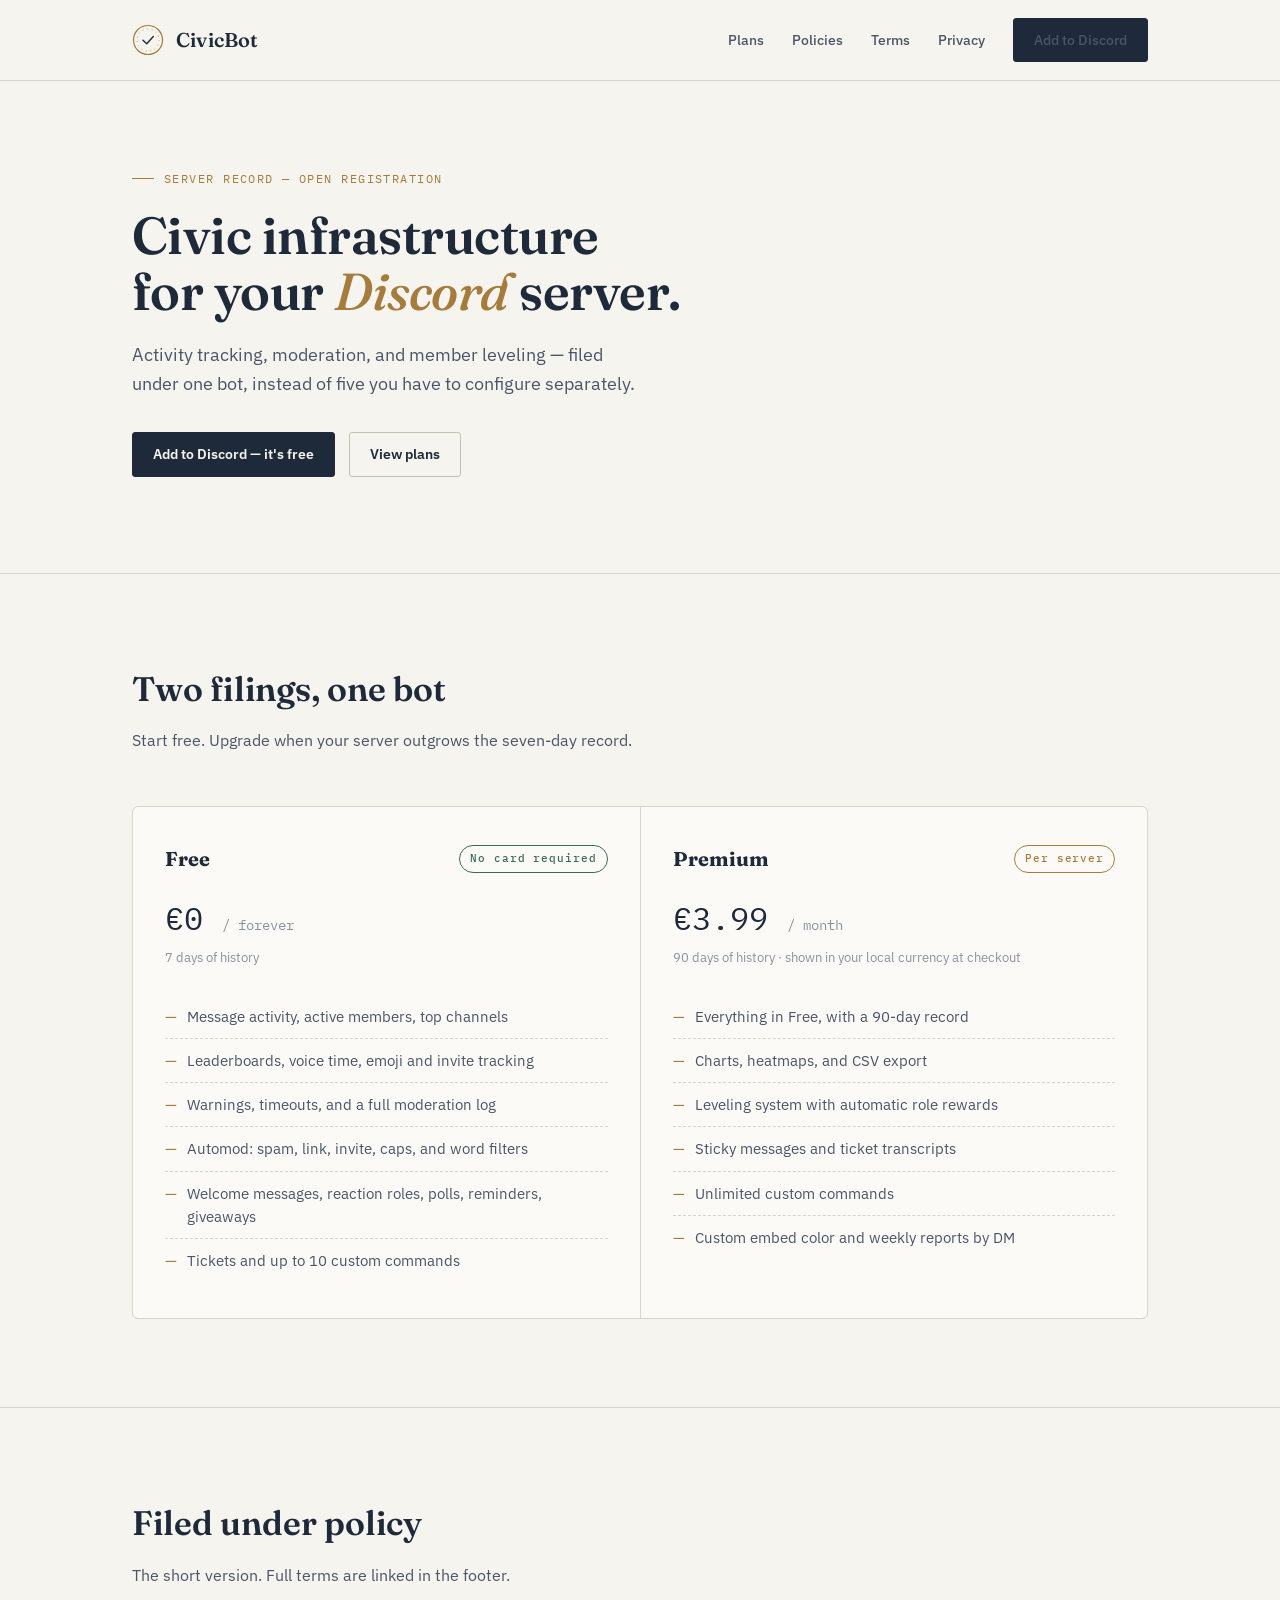
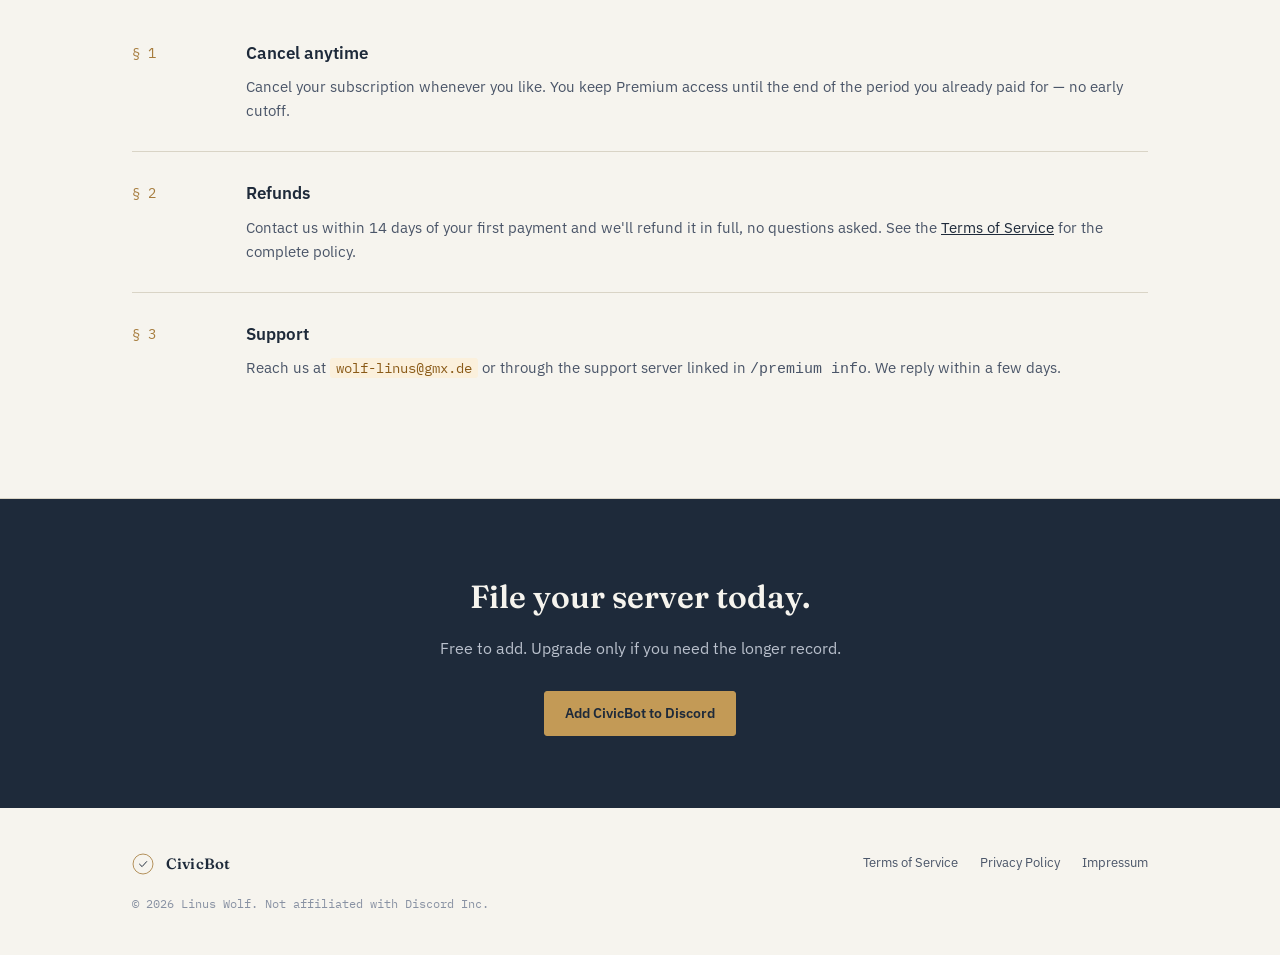
<file: index.html>
<!DOCTYPE html>
<html lang="en">
<head>
<meta charset="UTF-8">
<meta name="viewport" content="width=device-width, initial-scale=1.0">
<title>CivicBot — Server infrastructure for Discord</title>
<meta name="description" content="CivicBot tracks activity, moderates, and rewards your most active members — one bot for the whole server.">
<link rel="stylesheet" href="style.css">
</head>
<body>

<header class="site">
  <div class="bar">
    <a href="index.html" class="brand">
      <span class="seal" aria-hidden="true">
        <svg width="32" height="32" viewBox="0 0 32 32" fill="none">
          <circle cx="16" cy="16" r="14.5" stroke="#A67C3D" stroke-width="1.2"/>
          <circle cx="16" cy="16" r="11" stroke="#A67C3D" stroke-width="0.6" stroke-dasharray="1.2 3.4"/>
          <path d="M11 16.3L14.7 19.8L21.3 12.5" stroke="#1E2A3A" stroke-width="1.4" stroke-linecap="round" stroke-linejoin="round" fill="none"/>
        </svg>
      </span>
      <span class="brand-name">CivicBot</span>
    </a>
    <nav class="primary">
      <a href="index.html#services">Plans</a>
      <a href="index.html#policies">Policies</a>
      <a href="terms.html">Terms</a>
      <a href="privacy.html">Privacy</a>
      <a href="https://discord.com/oauth2/authorize?client_id=1529090076288749660&permissions=1099780189398&scope=bot%20applications.commands" class="btn btn-primary" target="_blank" rel="noopener">Add to Discord</a>
    </nav>
  </div>
</header>

<section class="hero">
  <div class="wrap">
    <div style="max-width: 640px;">
      <p class="eyebrow">Server Record — Open Registration</p>
      <h1 class="display">Civic infrastructure<br>for your <em>Discord</em> server.</h1>
      <p class="lede">Activity tracking, moderation, and member leveling — filed under one bot, instead of five you have to configure separately.</p>
      <div class="cta-row">
        <a href="https://discord.com/oauth2/authorize?client_id=1529090076288749660&permissions=1099780189398&scope=bot%20applications.commands" class="btn btn-primary" target="_blank" rel="noopener">Add to Discord — it's free</a>
        <a href="index.html#services" class="btn btn-ghost">View plans</a>
      </div>
    </div>
  </div>
</section>

<section id="services">
  <div class="wrap">
    <div class="section-head reveal">
      <h2>Two filings, one bot</h2>
      <p>Start free. Upgrade when your server outgrows the seven-day record.</p>
    </div>

    <div class="directory reveal">
      <div class="record">
        <div class="record-head">
          <h3 style="font-family:var(--display);font-size:20px;margin:0;">Free</h3>
          <span class="stamp free">No card required</span>
        </div>
        <div class="record-price">€0 <span>/ forever</span></div>
        <div class="record-note">7 days of history</div>
        <ul>
          <li>Message activity, active members, top channels</li>
          <li>Leaderboards, voice time, emoji and invite tracking</li>
          <li>Warnings, timeouts, and a full moderation log</li>
          <li>Automod: spam, link, invite, caps, and word filters</li>
          <li>Welcome messages, reaction roles, polls, reminders, giveaways</li>
          <li>Tickets and up to 10 custom commands</li>
        </ul>
      </div>

      <div class="record">
        <div class="record-head">
          <h3 style="font-family:var(--display);font-size:20px;margin:0;">Premium</h3>
          <span class="stamp premium">Per server</span>
        </div>
        <div class="record-price">€3.99 <span>/ month</span></div>
        <div class="record-note">90 days of history · shown in your local currency at checkout</div>
        <ul>
          <li>Everything in Free, with a 90-day record</li>
          <li>Charts, heatmaps, and CSV export</li>
          <li>Leveling system with automatic role rewards</li>
          <li>Sticky messages and ticket transcripts</li>
          <li>Unlimited custom commands</li>
          <li>Custom embed color and weekly reports by DM</li>
        </ul>
      </div>
    </div>
  </div>
</section>

<section id="policies">
  <div class="wrap">
    <div class="section-head reveal">
      <h2>Filed under policy</h2>
      <p>The short version. Full terms are linked in the footer.</p>
    </div>

    <div class="reveal">
      <div class="ordinance">
        <div class="ordinance-mark">§ 1</div>
        <div>
          <h3>Cancel anytime</h3>
          <p>Cancel your subscription whenever you like. You keep Premium access until the end of the period you already paid for — no early cutoff.</p>
        </div>
      </div>
      <div class="ordinance">
        <div class="ordinance-mark">§ 2</div>
        <div>
          <h3>Refunds</h3>
          <p>Contact us within 14 days of your first payment and we'll refund it in full, no questions asked. See the <a href="terms.html#billing">Terms of Service</a> for the complete policy.</p>
        </div>
      </div>
      <div class="ordinance">
        <div class="ordinance-mark">§ 3</div>
        <div>
          <h3>Support</h3>
          <p>Reach us at <span class="fill">wolf-linus@gmx.de</span> or through the support server linked in <code>/premium info</code>. We reply within a few days.</p>
        </div>
      </div>
    </div>
  </div>
</section>

<section class="band" style="border-bottom:none;">
  <div class="wrap">
    <h2>File your server today.</h2>
    <p>Free to add. Upgrade only if you need the longer record.</p>
    <a href="https://discord.com/oauth2/authorize?client_id=1529090076288749660&permissions=1099780189398&scope=bot%20applications.commands" class="btn btn-primary" target="_blank" rel="noopener">Add CivicBot to Discord</a>
  </div>
</section>

<footer class="site">
  <div class="wrap">
    <div class="row">
      <a href="index.html" class="brand">
        <span class="seal" aria-hidden="true">
          <svg width="22" height="22" viewBox="0 0 32 32" fill="none">
            <circle cx="16" cy="16" r="14.5" stroke="#A67C3D" stroke-width="1.2"/>
            <path d="M11 16.3L14.7 19.8L21.3 12.5" stroke="#1E2A3A" stroke-width="1.4" stroke-linecap="round" stroke-linejoin="round" fill="none"/>
          </svg>
        </span>
        <span class="brand-name">CivicBot</span>
      </a>
      <div class="legal-links">
        <a href="terms.html">Terms of Service</a>
        <a href="privacy.html">Privacy Policy</a>
        <a href="impressum.html">Impressum</a>
      </div>
    </div>
    <div class="fine">© 2026 Linus Wolf. Not affiliated with Discord Inc.</div>
  </div>
</footer>

<script src="script.js"></script>
</body>
</html>
</file>
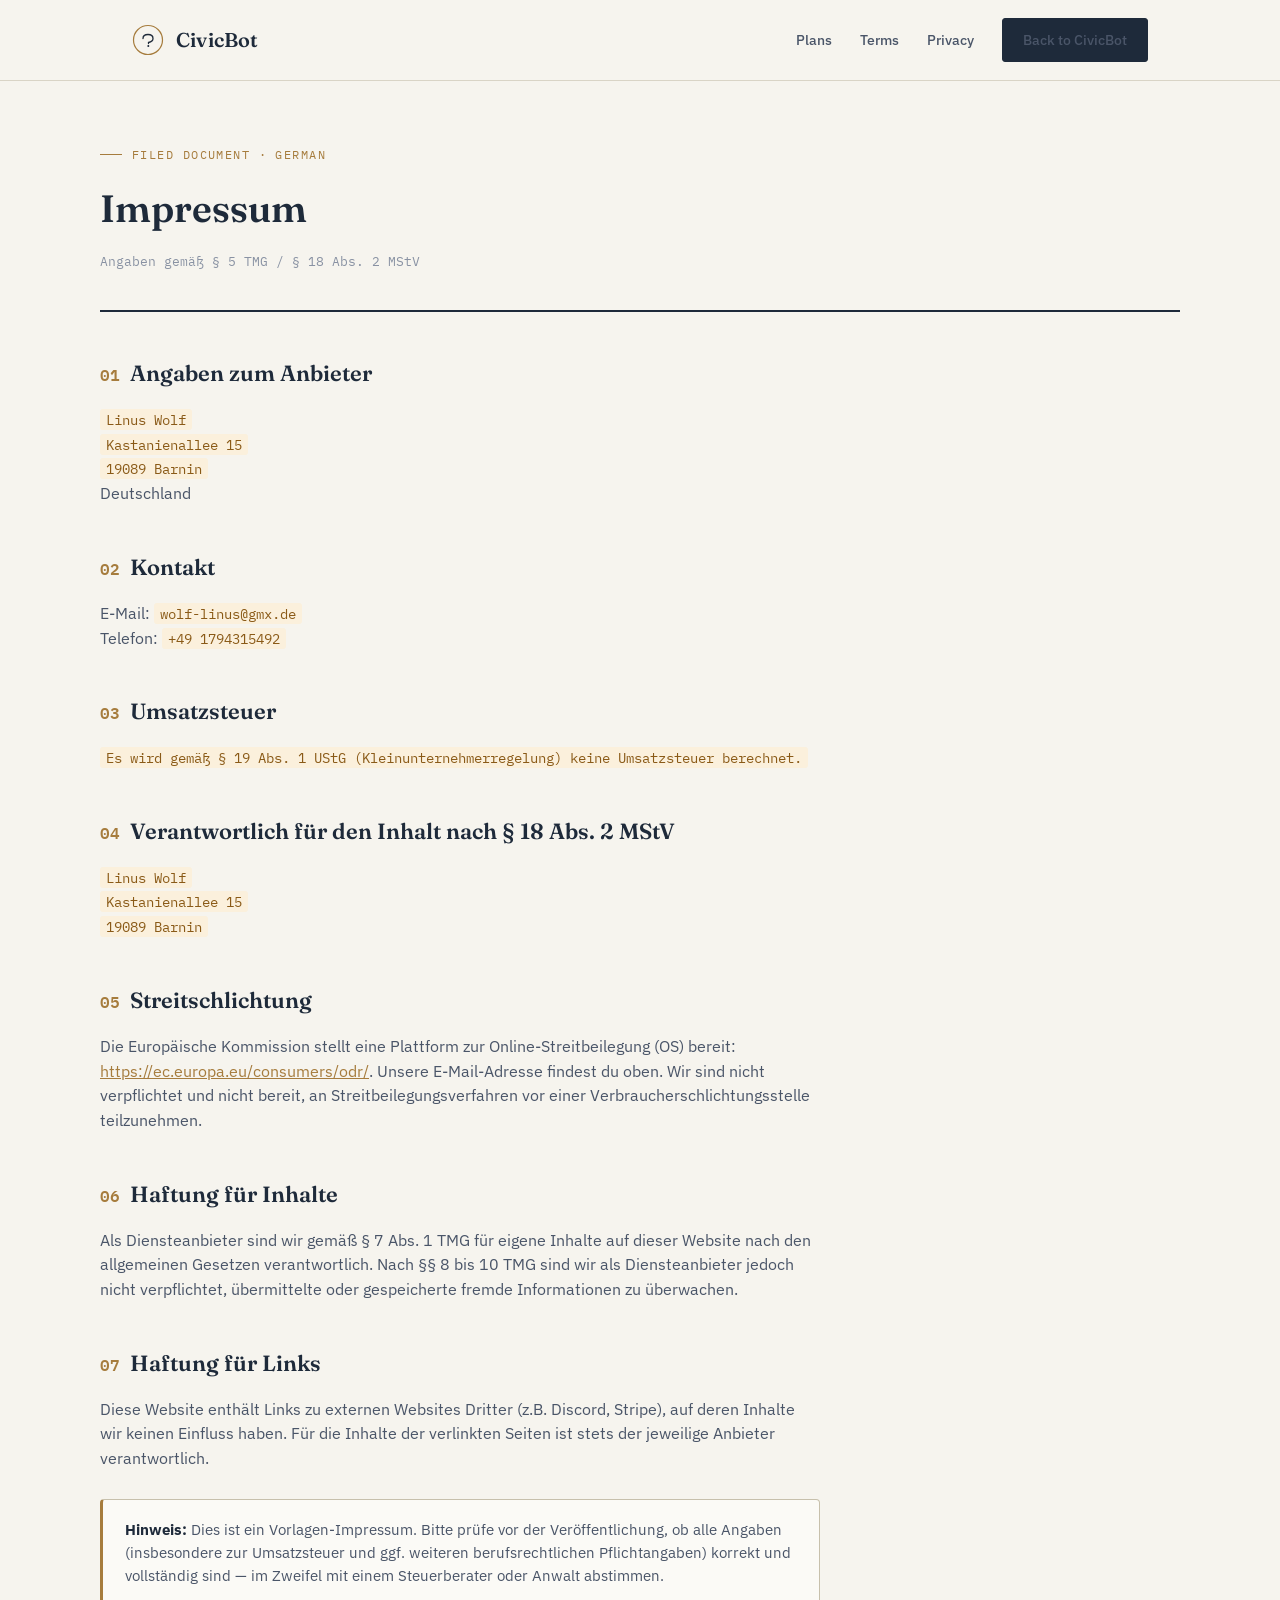
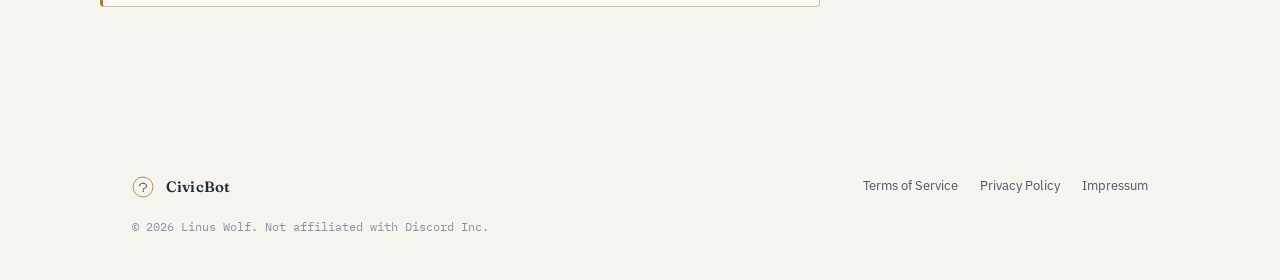
<file: impressum.html>
<!DOCTYPE html>
<html lang="de">
<head>
<meta charset="UTF-8">
<meta name="viewport" content="width=device-width, initial-scale=1.0">
<title>Impressum — CivicBot</title>
<link rel="stylesheet" href="style.css">
</head>
<body>

<header class="site">
  <div class="bar">
    <a href="index.html" class="brand">
      <span class="seal" aria-hidden="true">
        <svg width="32" height="32" viewBox="0 0 32 32" fill="none">
          <circle cx="16" cy="16" r="14.5" stroke="#A67C3D" stroke-width="1.2"/>
          <path d="M11 14.5C11 12 13 10.5 16 10.5C19 10.5 21 12 21 14.5C21 17 19 18 16.5 18.5V19.5" stroke="#1E2A3A" stroke-width="1.3" stroke-linecap="round"/>
          <circle cx="16.3" cy="22" r="1" fill="#1E2A3A"/>
        </svg>
      </span>
      <span class="brand-name">CivicBot</span>
    </a>
    <nav class="primary">
      <a href="index.html#services">Plans</a>
      <a href="terms.html">Terms</a>
      <a href="privacy.html">Privacy</a>
      <a href="index.html" class="btn btn-primary">Back to CivicBot</a>
    </nav>
  </div>
</header>

<div class="wrap doc">
  <div class="doc-head">
    <p class="eyebrow">Filed Document · German</p>
    <h1>Impressum</h1>
    <p class="meta">Angaben gemäß § 5 TMG / § 18 Abs. 2 MStV</p>
  </div>

  <div class="doc-body">
    <h2><span class="num">01</span>Angaben zum Anbieter</h2>
    <p>
      <span class="fill">Linus Wolf</span><br>
      <span class="fill">Kastanienallee 15</span><br>
      <span class="fill">19089 Barnin</span><br>
      Deutschland
    </p>

    <h2><span class="num">02</span>Kontakt</h2>
    <p>
      E-Mail: <span class="fill">wolf-linus@gmx.de</span><br>
      Telefon: <span class="fill">+49 1794315492</span>
    </p>

    <h2><span class="num">03</span>Umsatzsteuer</h2>
    <p><span class="fill">Es wird gemäß § 19 Abs. 1 UStG (Kleinunternehmerregelung) keine Umsatzsteuer berechnet.</span></p>

    <h2><span class="num">04</span>Verantwortlich für den Inhalt nach § 18 Abs. 2 MStV</h2>
    <p>
      <span class="fill">Linus Wolf</span><br>
      <span class="fill">Kastanienallee 15</span><br>
      <span class="fill">19089 Barnin</span>
    </p>

    <h2><span class="num">05</span>Streitschlichtung</h2>
    <p>Die Europäische Kommission stellt eine Plattform zur Online-Streitbeilegung (OS) bereit: <a href="https://ec.europa.eu/consumers/odr/" target="_blank" rel="noopener">https://ec.europa.eu/consumers/odr/</a>. Unsere E-Mail-Adresse findest du oben. Wir sind nicht verpflichtet und nicht bereit, an Streitbeilegungsverfahren vor einer Verbraucherschlichtungsstelle teilzunehmen.</p>

    <h2><span class="num">06</span>Haftung für Inhalte</h2>
    <p>Als Diensteanbieter sind wir gemäß § 7 Abs. 1 TMG für eigene Inhalte auf dieser Website nach den allgemeinen Gesetzen verantwortlich. Nach §§ 8 bis 10 TMG sind wir als Diensteanbieter jedoch nicht verpflichtet, übermittelte oder gespeicherte fremde Informationen zu überwachen.</p>

    <h2><span class="num">07</span>Haftung für Links</h2>
    <p>Diese Website enthält Links zu externen Websites Dritter (z.B. Discord, Stripe), auf deren Inhalte wir keinen Einfluss haben. Für die Inhalte der verlinkten Seiten ist stets der jeweilige Anbieter verantwortlich.</p>

    <div class="callout"><strong>Hinweis:</strong> Dies ist ein Vorlagen-Impressum. Bitte prüfe vor der Veröffentlichung, ob alle Angaben (insbesondere zur Umsatzsteuer und ggf. weiteren berufsrechtlichen Pflichtangaben) korrekt und vollständig sind — im Zweifel mit einem Steuerberater oder Anwalt abstimmen.</div>
  </div>
</div>

<footer class="site">
  <div class="wrap">
    <div class="row">
      <a href="index.html" class="brand">
        <span class="seal" aria-hidden="true">
          <svg width="22" height="22" viewBox="0 0 32 32" fill="none">
            <circle cx="16" cy="16" r="14.5" stroke="#A67C3D" stroke-width="1.2"/>
            <path d="M11 14.5C11 12 13 10.5 16 10.5C19 10.5 21 12 21 14.5C21 17 19 18 16.5 18.5V19.5" stroke="#1E2A3A" stroke-width="1.3" stroke-linecap="round"/>
            <circle cx="16.3" cy="22" r="1" fill="#1E2A3A"/>
          </svg>
        </span>
        <span class="brand-name">CivicBot</span>
      </a>
      <div class="legal-links">
        <a href="terms.html">Terms of Service</a>
        <a href="privacy.html">Privacy Policy</a>
        <a href="impressum.html">Impressum</a>
      </div>
    </div>
    <div class="fine">© 2026 Linus Wolf. Not affiliated with Discord Inc.</div>
  </div>
</footer>

<script src="script.js"></script>
</body>
</html>
</file>
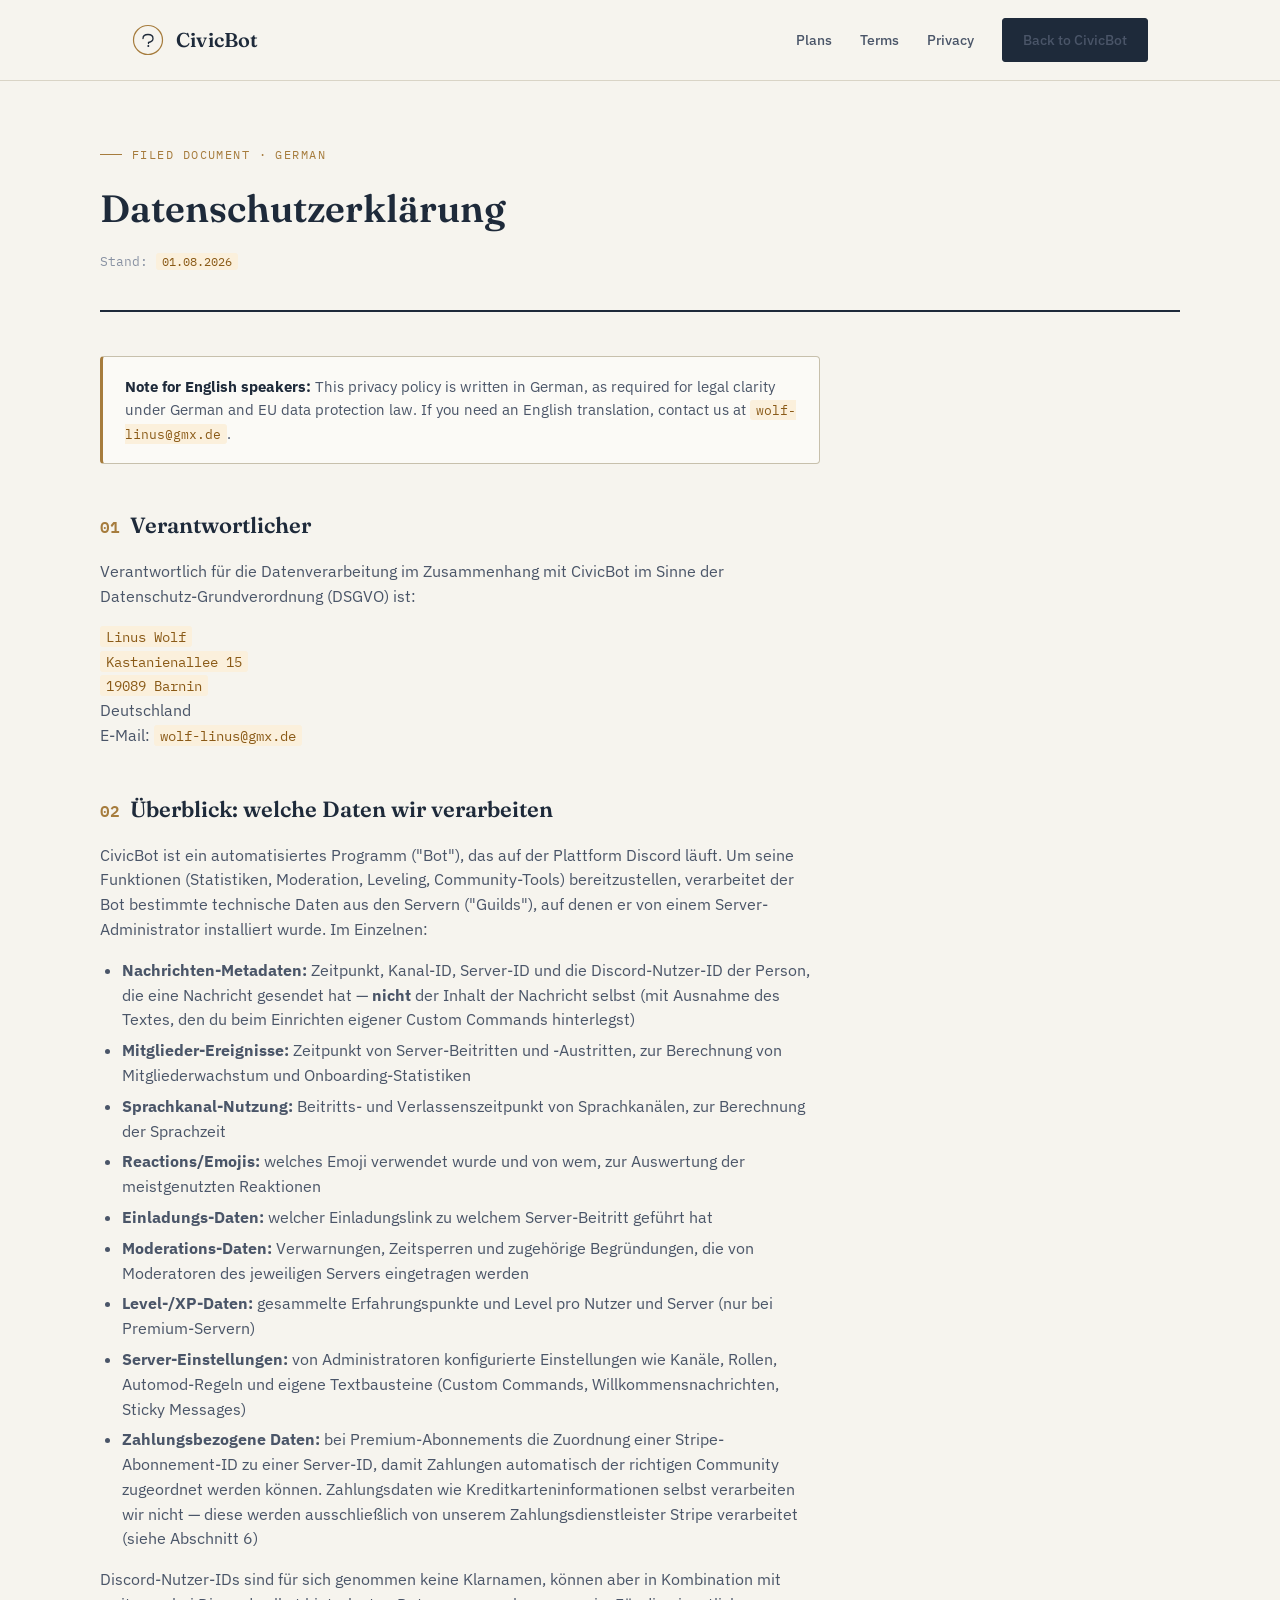
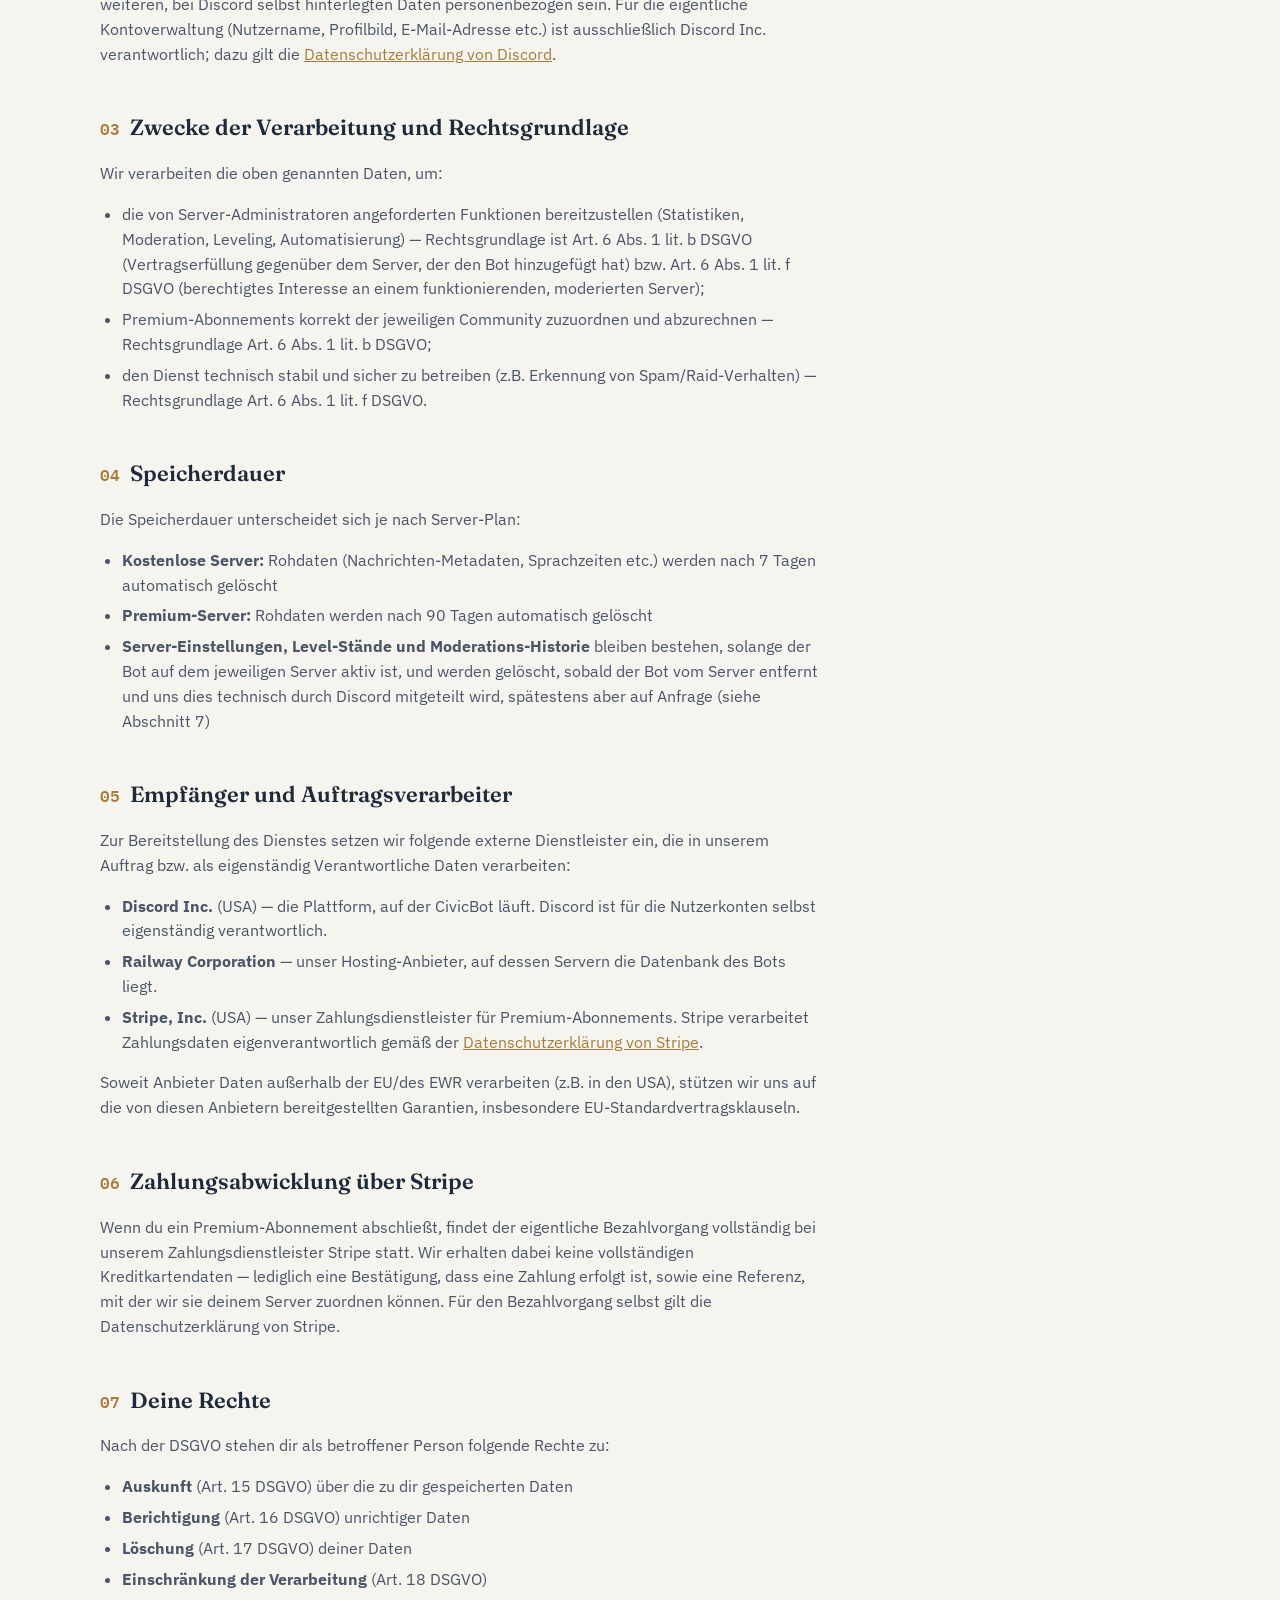
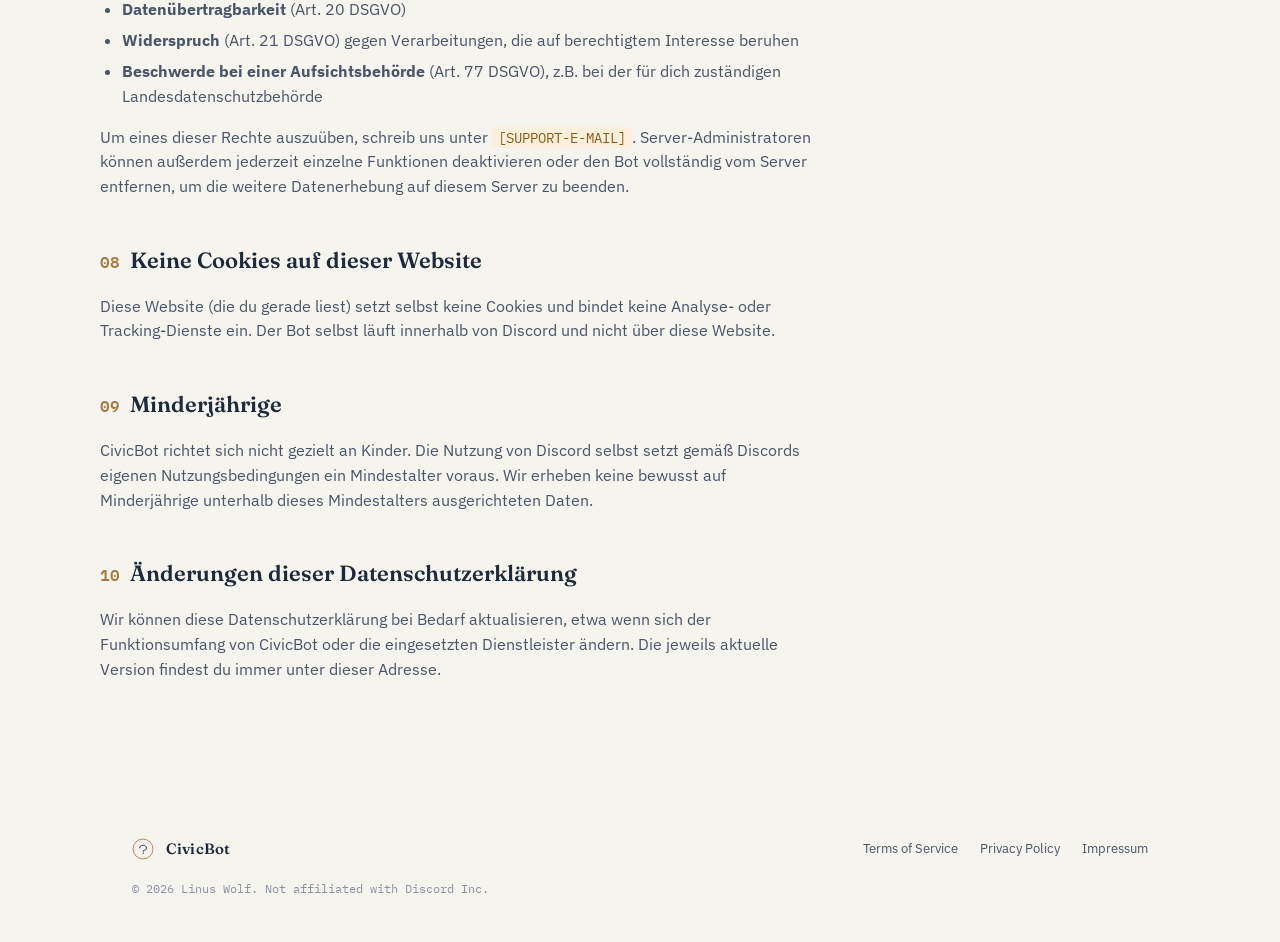
<file: privacy.html>
<!DOCTYPE html>
<html lang="de">
<head>
<meta charset="UTF-8">
<meta name="viewport" content="width=device-width, initial-scale=1.0">
<title>Datenschutzerklärung — CivicBot</title>
<link rel="stylesheet" href="style.css">
</head>
<body>

<header class="site">
  <div class="bar">
    <a href="index.html" class="brand">
      <span class="seal" aria-hidden="true">
        <svg width="32" height="32" viewBox="0 0 32 32" fill="none">
          <circle cx="16" cy="16" r="14.5" stroke="#A67C3D" stroke-width="1.2"/>
          <path d="M11 14.5C11 12 13 10.5 16 10.5C19 10.5 21 12 21 14.5C21 17 19 18 16.5 18.5V19.5" stroke="#1E2A3A" stroke-width="1.3" stroke-linecap="round"/>
          <circle cx="16.3" cy="22" r="1" fill="#1E2A3A"/>
        </svg>
      </span>
      <span class="brand-name">CivicBot</span>
    </a>
    <nav class="primary">
      <a href="index.html#services">Plans</a>
      <a href="terms.html">Terms</a>
      <a href="privacy.html">Privacy</a>
      <a href="index.html" class="btn btn-primary">Back to CivicBot</a>
    </nav>
  </div>
</header>

<div class="wrap doc">
  <div class="doc-head">
    <p class="eyebrow">Filed Document · German</p>
    <h1>Datenschutzerklärung</h1>
    <p class="meta">Stand: <span class="fill">01.08.2026</span></p>
  </div>

  <div class="doc-body">
    <div class="callout"><strong>Note for English speakers:</strong> This privacy policy is written in German, as required for legal clarity under German and EU data protection law. If you need an English translation, contact us at <span class="fill">wolf-linus@gmx.de</span>.</div>

    <h2><span class="num">01</span>Verantwortlicher</h2>
    <p>Verantwortlich für die Datenverarbeitung im Zusammenhang mit CivicBot im Sinne der Datenschutz-Grundverordnung (DSGVO) ist:</p>
    <p>
      <span class="fill">Linus Wolf</span><br>
      <span class="fill">Kastanienallee 15</span><br>
      <span class="fill">19089 Barnin</span><br>
      Deutschland<br>
      E-Mail: <span class="fill">wolf-linus@gmx.de</span>
    </p>

    <h2><span class="num">02</span>Überblick: welche Daten wir verarbeiten</h2>
    <p>CivicBot ist ein automatisiertes Programm ("Bot"), das auf der Plattform Discord läuft. Um seine Funktionen (Statistiken, Moderation, Leveling, Community-Tools) bereitzustellen, verarbeitet der Bot bestimmte technische Daten aus den Servern ("Guilds"), auf denen er von einem Server-Administrator installiert wurde. Im Einzelnen:</p>
    <ul>
      <li><strong>Nachrichten-Metadaten:</strong> Zeitpunkt, Kanal-ID, Server-ID und die Discord-Nutzer-ID der Person, die eine Nachricht gesendet hat — <strong>nicht</strong> der Inhalt der Nachricht selbst (mit Ausnahme des Textes, den du beim Einrichten eigener Custom Commands hinterlegst)</li>
      <li><strong>Mitglieder-Ereignisse:</strong> Zeitpunkt von Server-Beitritten und -Austritten, zur Berechnung von Mitgliederwachstum und Onboarding-Statistiken</li>
      <li><strong>Sprachkanal-Nutzung:</strong> Beitritts- und Verlassenszeitpunkt von Sprachkanälen, zur Berechnung der Sprachzeit</li>
      <li><strong>Reactions/Emojis:</strong> welches Emoji verwendet wurde und von wem, zur Auswertung der meistgenutzten Reaktionen</li>
      <li><strong>Einladungs-Daten:</strong> welcher Einladungslink zu welchem Server-Beitritt geführt hat</li>
      <li><strong>Moderations-Daten:</strong> Verwarnungen, Zeitsperren und zugehörige Begründungen, die von Moderatoren des jeweiligen Servers eingetragen werden</li>
      <li><strong>Level-/XP-Daten:</strong> gesammelte Erfahrungspunkte und Level pro Nutzer und Server (nur bei Premium-Servern)</li>
      <li><strong>Server-Einstellungen:</strong> von Administratoren konfigurierte Einstellungen wie Kanäle, Rollen, Automod-Regeln und eigene Textbausteine (Custom Commands, Willkommensnachrichten, Sticky Messages)</li>
      <li><strong>Zahlungsbezogene Daten:</strong> bei Premium-Abonnements die Zuordnung einer Stripe-Abonnement-ID zu einer Server-ID, damit Zahlungen automatisch der richtigen Community zugeordnet werden können. Zahlungsdaten wie Kreditkarteninformationen selbst verarbeiten wir nicht — diese werden ausschließlich von unserem Zahlungsdienstleister Stripe verarbeitet (siehe Abschnitt 6)</li>
    </ul>
    <p>Discord-Nutzer-IDs sind für sich genommen keine Klarnamen, können aber in Kombination mit weiteren, bei Discord selbst hinterlegten Daten personenbezogen sein. Für die eigentliche Kontoverwaltung (Nutzername, Profilbild, E-Mail-Adresse etc.) ist ausschließlich Discord Inc. verantwortlich; dazu gilt die <a href="https://discord.com/privacy" target="_blank" rel="noopener">Datenschutzerklärung von Discord</a>.</p>

    <h2><span class="num">03</span>Zwecke der Verarbeitung und Rechtsgrundlage</h2>
    <p>Wir verarbeiten die oben genannten Daten, um:</p>
    <ul>
      <li>die von Server-Administratoren angeforderten Funktionen bereitzustellen (Statistiken, Moderation, Leveling, Automatisierung) — Rechtsgrundlage ist Art. 6 Abs. 1 lit. b DSGVO (Vertragserfüllung gegenüber dem Server, der den Bot hinzugefügt hat) bzw. Art. 6 Abs. 1 lit. f DSGVO (berechtigtes Interesse an einem funktionierenden, moderierten Server);</li>
      <li>Premium-Abonnements korrekt der jeweiligen Community zuzuordnen und abzurechnen — Rechtsgrundlage Art. 6 Abs. 1 lit. b DSGVO;</li>
      <li>den Dienst technisch stabil und sicher zu betreiben (z.B. Erkennung von Spam/Raid-Verhalten) — Rechtsgrundlage Art. 6 Abs. 1 lit. f DSGVO.</li>
    </ul>

    <h2><span class="num">04</span>Speicherdauer</h2>
    <p>Die Speicherdauer unterscheidet sich je nach Server-Plan:</p>
    <ul>
      <li><strong>Kostenlose Server:</strong> Rohdaten (Nachrichten-Metadaten, Sprachzeiten etc.) werden nach 7 Tagen automatisch gelöscht</li>
      <li><strong>Premium-Server:</strong> Rohdaten werden nach 90 Tagen automatisch gelöscht</li>
      <li><strong>Server-Einstellungen, Level-Stände und Moderations-Historie</strong> bleiben bestehen, solange der Bot auf dem jeweiligen Server aktiv ist, und werden gelöscht, sobald der Bot vom Server entfernt und uns dies technisch durch Discord mitgeteilt wird, spätestens aber auf Anfrage (siehe Abschnitt 7)</li>
    </ul>

    <h2><span class="num">05</span>Empfänger und Auftragsverarbeiter</h2>
    <p>Zur Bereitstellung des Dienstes setzen wir folgende externe Dienstleister ein, die in unserem Auftrag bzw. als eigenständig Verantwortliche Daten verarbeiten:</p>
    <ul>
      <li><strong>Discord Inc.</strong> (USA) — die Plattform, auf der CivicBot läuft. Discord ist für die Nutzerkonten selbst eigenständig verantwortlich.</li>
      <li><strong>Railway Corporation</strong> — unser Hosting-Anbieter, auf dessen Servern die Datenbank des Bots liegt.</li>
      <li><strong>Stripe, Inc.</strong> (USA) — unser Zahlungsdienstleister für Premium-Abonnements. Stripe verarbeitet Zahlungsdaten eigenverantwortlich gemäß der <a href="https://stripe.com/de/privacy" target="_blank" rel="noopener">Datenschutzerklärung von Stripe</a>.</li>
    </ul>
    <p>Soweit Anbieter Daten außerhalb der EU/des EWR verarbeiten (z.B. in den USA), stützen wir uns auf die von diesen Anbietern bereitgestellten Garantien, insbesondere EU-Standardvertragsklauseln.</p>

    <h2><span class="num">06</span>Zahlungsabwicklung über Stripe</h2>
    <p>Wenn du ein Premium-Abonnement abschließt, findet der eigentliche Bezahlvorgang vollständig bei unserem Zahlungsdienstleister Stripe statt. Wir erhalten dabei keine vollständigen Kreditkartendaten — lediglich eine Bestätigung, dass eine Zahlung erfolgt ist, sowie eine Referenz, mit der wir sie deinem Server zuordnen können. Für den Bezahlvorgang selbst gilt die Datenschutzerklärung von Stripe.</p>

    <h2><span class="num">07</span>Deine Rechte</h2>
    <p>Nach der DSGVO stehen dir als betroffener Person folgende Rechte zu:</p>
    <ul>
      <li><strong>Auskunft</strong> (Art. 15 DSGVO) über die zu dir gespeicherten Daten</li>
      <li><strong>Berichtigung</strong> (Art. 16 DSGVO) unrichtiger Daten</li>
      <li><strong>Löschung</strong> (Art. 17 DSGVO) deiner Daten</li>
      <li><strong>Einschränkung der Verarbeitung</strong> (Art. 18 DSGVO)</li>
      <li><strong>Datenübertragbarkeit</strong> (Art. 20 DSGVO)</li>
      <li><strong>Widerspruch</strong> (Art. 21 DSGVO) gegen Verarbeitungen, die auf berechtigtem Interesse beruhen</li>
      <li><strong>Beschwerde bei einer Aufsichtsbehörde</strong> (Art. 77 DSGVO), z.B. bei der für dich zuständigen Landesdatenschutzbehörde</li>
    </ul>
    <p>Um eines dieser Rechte auszuüben, schreib uns unter <span class="fill">[SUPPORT-E-MAIL]</span>. Server-Administratoren können außerdem jederzeit einzelne Funktionen deaktivieren oder den Bot vollständig vom Server entfernen, um die weitere Datenerhebung auf diesem Server zu beenden.</p>

    <h2><span class="num">08</span>Keine Cookies auf dieser Website</h2>
    <p>Diese Website (die du gerade liest) setzt selbst keine Cookies und bindet keine Analyse- oder Tracking-Dienste ein. Der Bot selbst läuft innerhalb von Discord und nicht über diese Website.</p>

    <h2><span class="num">09</span>Minderjährige</h2>
    <p>CivicBot richtet sich nicht gezielt an Kinder. Die Nutzung von Discord selbst setzt gemäß Discords eigenen Nutzungsbedingungen ein Mindestalter voraus. Wir erheben keine bewusst auf Minderjährige unterhalb dieses Mindestalters ausgerichteten Daten.</p>

    <h2><span class="num">10</span>Änderungen dieser Datenschutzerklärung</h2>
    <p>Wir können diese Datenschutzerklärung bei Bedarf aktualisieren, etwa wenn sich der Funktionsumfang von CivicBot oder die eingesetzten Dienstleister ändern. Die jeweils aktuelle Version findest du immer unter dieser Adresse.</p>
  </div>
</div>

<footer class="site">
  <div class="wrap">
    <div class="row">
      <a href="index.html" class="brand">
        <span class="seal" aria-hidden="true">
          <svg width="22" height="22" viewBox="0 0 32 32" fill="none">
            <circle cx="16" cy="16" r="14.5" stroke="#A67C3D" stroke-width="1.2"/>
            <path d="M11 14.5C11 12 13 10.5 16 10.5C19 10.5 21 12 21 14.5C21 17 19 18 16.5 18.5V19.5" stroke="#1E2A3A" stroke-width="1.3" stroke-linecap="round"/>
            <circle cx="16.3" cy="22" r="1" fill="#1E2A3A"/>
          </svg>
        </span>
        <span class="brand-name">CivicBot</span>
      </a>
      <div class="legal-links">
        <a href="terms.html">Terms of Service</a>
        <a href="privacy.html">Privacy Policy</a>
        <a href="impressum.html">Impressum</a>
      </div>
    </div>
    <div class="fine">© 2026 Linus Wolf. Not affiliated with Discord Inc.</div>
  </div>
</footer>

<script src="script.js"></script>
</body>
</html>
</file>
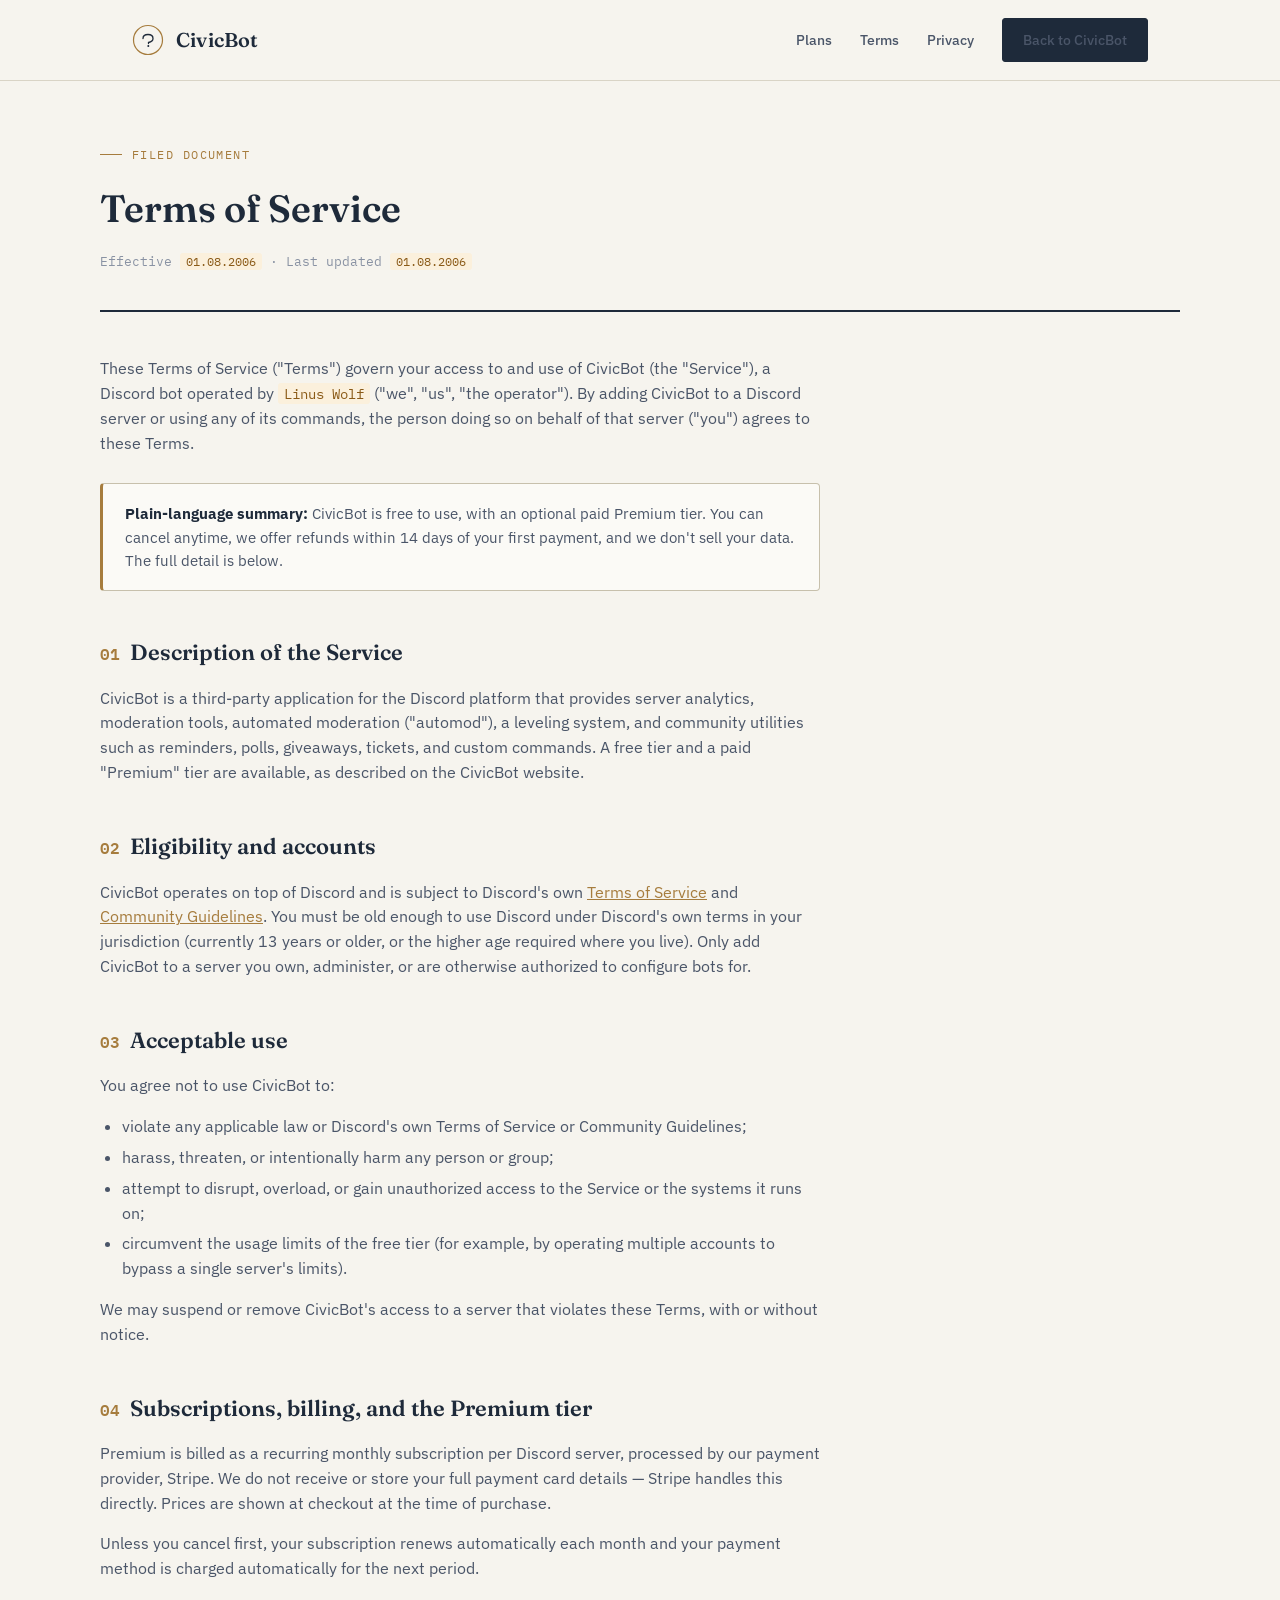
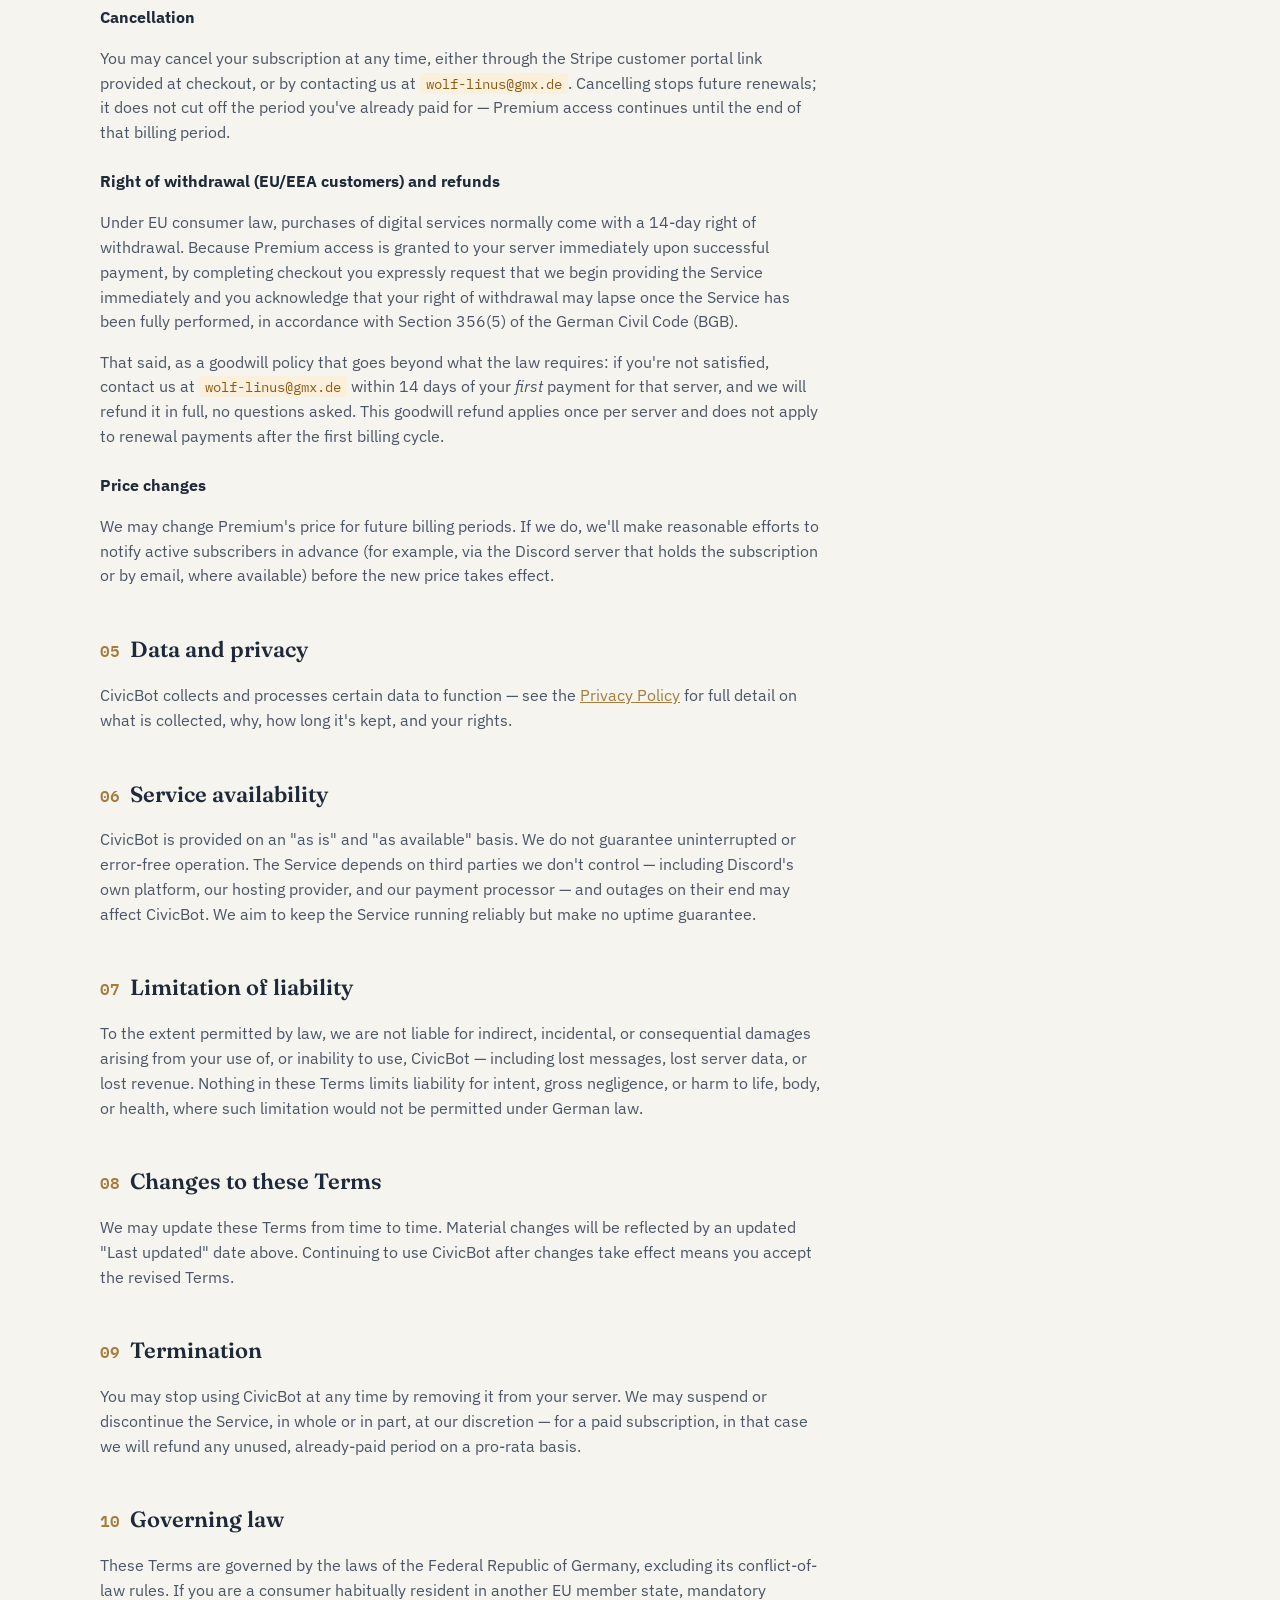
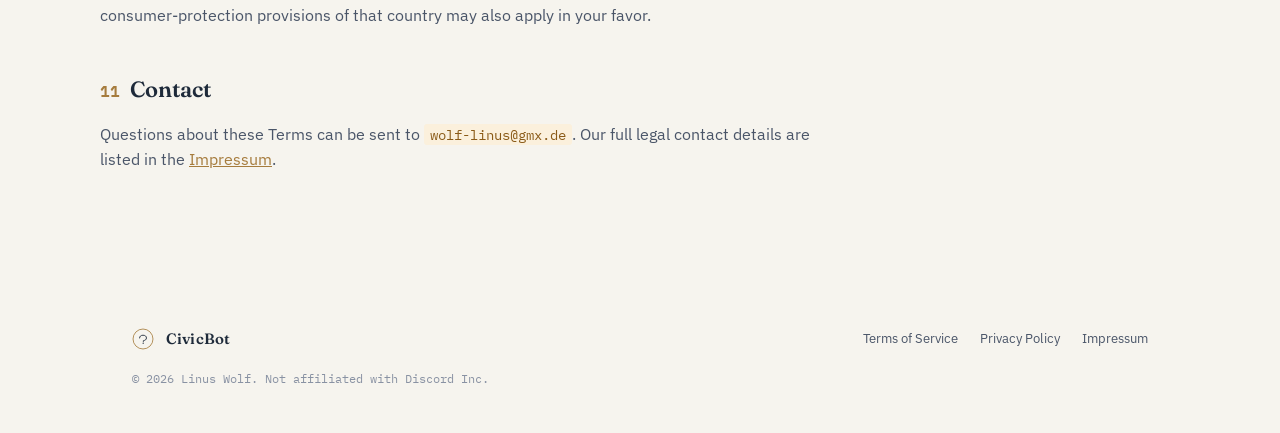
<file: terms.html>
<!DOCTYPE html>
<html lang="en">
<head>
<meta charset="UTF-8">
<meta name="viewport" content="width=device-width, initial-scale=1.0">
<title>Terms of Service — CivicBot</title>
<link rel="stylesheet" href="style.css">
</head>
<body>

<header class="site">
  <div class="bar">
    <a href="index.html" class="brand">
      <span class="seal" aria-hidden="true">
        <svg width="32" height="32" viewBox="0 0 32 32" fill="none">
          <circle cx="16" cy="16" r="14.5" stroke="#A67C3D" stroke-width="1.2"/>
          <path d="M11 14.5C11 12 13 10.5 16 10.5C19 10.5 21 12 21 14.5C21 17 19 18 16.5 18.5V19.5" stroke="#1E2A3A" stroke-width="1.3" stroke-linecap="round"/>
          <circle cx="16.3" cy="22" r="1" fill="#1E2A3A"/>
        </svg>
      </span>
      <span class="brand-name">CivicBot</span>
    </a>
    <nav class="primary">
      <a href="index.html#services">Plans</a>
      <a href="terms.html">Terms</a>
      <a href="privacy.html">Privacy</a>
      <a href="index.html" class="btn btn-primary">Back to CivicBot</a>
    </nav>
  </div>
</header>

<div class="wrap doc">
  <div class="doc-head">
    <p class="eyebrow">Filed Document</p>
    <h1>Terms of Service</h1>
    <p class="meta">Effective <span class="fill">01.08.2006</span> · Last updated <span class="fill">01.08.2006</span></p>
  </div>

  <div class="doc-body">
    <p>These Terms of Service ("Terms") govern your access to and use of CivicBot (the "Service"), a Discord bot operated by <span class="fill">Linus Wolf</span> ("we", "us", "the operator"). By adding CivicBot to a Discord server or using any of its commands, the person doing so on behalf of that server ("you") agrees to these Terms.</p>

    <div class="callout"><strong>Plain-language summary:</strong> CivicBot is free to use, with an optional paid Premium tier. You can cancel anytime, we offer refunds within 14 days of your first payment, and we don't sell your data. The full detail is below.</div>

    <h2><span class="num">01</span>Description of the Service</h2>
    <p>CivicBot is a third-party application for the Discord platform that provides server analytics, moderation tools, automated moderation ("automod"), a leveling system, and community utilities such as reminders, polls, giveaways, tickets, and custom commands. A free tier and a paid "Premium" tier are available, as described on the CivicBot website.</p>

    <h2><span class="num">02</span>Eligibility and accounts</h2>
    <p>CivicBot operates on top of Discord and is subject to Discord's own <a href="https://discord.com/terms" target="_blank" rel="noopener">Terms of Service</a> and <a href="https://discord.com/guidelines" target="_blank" rel="noopener">Community Guidelines</a>. You must be old enough to use Discord under Discord's own terms in your jurisdiction (currently 13 years or older, or the higher age required where you live). Only add CivicBot to a server you own, administer, or are otherwise authorized to configure bots for.</p>

    <h2><span class="num">03</span>Acceptable use</h2>
    <p>You agree not to use CivicBot to:</p>
    <ul>
      <li>violate any applicable law or Discord's own Terms of Service or Community Guidelines;</li>
      <li>harass, threaten, or intentionally harm any person or group;</li>
      <li>attempt to disrupt, overload, or gain unauthorized access to the Service or the systems it runs on;</li>
      <li>circumvent the usage limits of the free tier (for example, by operating multiple accounts to bypass a single server's limits).</li>
    </ul>
    <p>We may suspend or remove CivicBot's access to a server that violates these Terms, with or without notice.</p>

    <h2 id="billing"><span class="num">04</span>Subscriptions, billing, and the Premium tier</h2>
    <p>Premium is billed as a recurring monthly subscription per Discord server, processed by our payment provider, Stripe. We do not receive or store your full payment card details — Stripe handles this directly. Prices are shown at checkout at the time of purchase.</p>
    <p>Unless you cancel first, your subscription renews automatically each month and your payment method is charged automatically for the next period.</p>

    <h3>Cancellation</h3>
    <p>You may cancel your subscription at any time, either through the Stripe customer portal link provided at checkout, or by contacting us at <span class="fill">wolf-linus@gmx.de</span>. Cancelling stops future renewals; it does not cut off the period you've already paid for — Premium access continues until the end of that billing period.</p>

    <h3>Right of withdrawal (EU/EEA customers) and refunds</h3>
    <p>Under EU consumer law, purchases of digital services normally come with a 14-day right of withdrawal. Because Premium access is granted to your server immediately upon successful payment, by completing checkout you expressly request that we begin providing the Service immediately and you acknowledge that your right of withdrawal may lapse once the Service has been fully performed, in accordance with Section 356(5) of the German Civil Code (BGB).</p>
    <p>That said, as a goodwill policy that goes beyond what the law requires: if you're not satisfied, contact us at <span class="fill">wolf-linus@gmx.de</span> within 14 days of your <em>first</em> payment for that server, and we will refund it in full, no questions asked. This goodwill refund applies once per server and does not apply to renewal payments after the first billing cycle.</p>

    <h3>Price changes</h3>
    <p>We may change Premium's price for future billing periods. If we do, we'll make reasonable efforts to notify active subscribers in advance (for example, via the Discord server that holds the subscription or by email, where available) before the new price takes effect.</p>

    <h2><span class="num">05</span>Data and privacy</h2>
    <p>CivicBot collects and processes certain data to function — see the <a href="privacy.html">Privacy Policy</a> for full detail on what is collected, why, how long it's kept, and your rights.</p>

    <h2><span class="num">06</span>Service availability</h2>
    <p>CivicBot is provided on an "as is" and "as available" basis. We do not guarantee uninterrupted or error-free operation. The Service depends on third parties we don't control — including Discord's own platform, our hosting provider, and our payment processor — and outages on their end may affect CivicBot. We aim to keep the Service running reliably but make no uptime guarantee.</p>

    <h2><span class="num">07</span>Limitation of liability</h2>
    <p>To the extent permitted by law, we are not liable for indirect, incidental, or consequential damages arising from your use of, or inability to use, CivicBot — including lost messages, lost server data, or lost revenue. Nothing in these Terms limits liability for intent, gross negligence, or harm to life, body, or health, where such limitation would not be permitted under German law.</p>

    <h2><span class="num">08</span>Changes to these Terms</h2>
    <p>We may update these Terms from time to time. Material changes will be reflected by an updated "Last updated" date above. Continuing to use CivicBot after changes take effect means you accept the revised Terms.</p>

    <h2><span class="num">09</span>Termination</h2>
    <p>You may stop using CivicBot at any time by removing it from your server. We may suspend or discontinue the Service, in whole or in part, at our discretion — for a paid subscription, in that case we will refund any unused, already-paid period on a pro-rata basis.</p>

    <h2><span class="num">10</span>Governing law</h2>
    <p>These Terms are governed by the laws of the Federal Republic of Germany, excluding its conflict-of-law rules. If you are a consumer habitually resident in another EU member state, mandatory consumer-protection provisions of that country may also apply in your favor.</p>

    <h2><span class="num">11</span>Contact</h2>
    <p>Questions about these Terms can be sent to <span class="fill">wolf-linus@gmx.de</span>. Our full legal contact details are listed in the <a href="impressum.html">Impressum</a>.</p>
  </div>
</div>

<footer class="site">
  <div class="wrap">
    <div class="row">
      <a href="index.html" class="brand">
        <span class="seal" aria-hidden="true">
          <svg width="22" height="22" viewBox="0 0 32 32" fill="none">
            <circle cx="16" cy="16" r="14.5" stroke="#A67C3D" stroke-width="1.2"/>
            <path d="M11 14.5C11 12 13 10.5 16 10.5C19 10.5 21 12 21 14.5C21 17 19 18 16.5 18.5V19.5" stroke="#1E2A3A" stroke-width="1.3" stroke-linecap="round"/>
            <circle cx="16.3" cy="22" r="1" fill="#1E2A3A"/>
          </svg>
        </span>
        <span class="brand-name">CivicBot</span>
      </a>
      <div class="legal-links">
        <a href="terms.html">Terms of Service</a>
        <a href="privacy.html">Privacy Policy</a>
        <a href="impressum.html">Impressum</a>
      </div>
    </div>
    <div class="fine">© 2026 Linus Wolf. Not affiliated with Discord Inc.</div>
  </div>
</footer>

<script src="script.js"></script>
</body>
</html>
</file>
<file: style.css>
/* ============================================================
   CivicBot — shared design system
   Direction: "civic registry" — municipal ledger meets Discord.
   ============================================================ */

@import url('https://fonts.googleapis.com/css2?family=Fraunces:opsz,wght@9..144,500;9..144,600;9..144,680&family=IBM+Plex+Sans:wght@400;500;600&family=IBM+Plex+Mono:wght@400;500&display=swap');

:root {
  --paper: #F6F4EE;
  --paper-raised: #FBFAF6;
  --ink: #1E2A3A;
  --ink-soft: #4A5568;
  --ink-faint: #8992A3;
  --seal: #A67C3D;
  --seal-bright: #C39A56;
  --ledger: #3F6B52;
  --rule: #D9D4C6;
  --rule-strong: #C7C0AC;

  --display: 'Fraunces', Georgia, serif;
  --body: 'IBM Plex Sans', -apple-system, sans-serif;
  --mono: 'IBM Plex Mono', 'Courier New', monospace;
}

* { box-sizing: border-box; }

html { scroll-behavior: smooth; }

body {
  margin: 0;
  background: var(--paper);
  color: var(--ink);
  font-family: var(--body);
  font-size: 16px;
  line-height: 1.6;
  -webkit-font-smoothing: antialiased;
}

a { color: var(--ink); }
a:focus-visible, button:focus-visible { outline: 2px solid var(--seal); outline-offset: 3px; }

.wrap {
  max-width: 1080px;
  margin: 0 auto;
  padding: 0 32px;
}

/* ---------- Seal mark (signature element) ---------- */
.seal {
  display: inline-flex;
  align-items: center;
  justify-content: center;
  flex-shrink: 0;
}
.seal svg { display: block; }

/* ---------- Header ---------- */
header.site {
  border-bottom: 1px solid var(--rule);
  background: var(--paper);
  position: sticky;
  top: 0;
  z-index: 40;
}
header.site .bar {
  display: flex;
  align-items: center;
  justify-content: space-between;
  padding: 18px 32px;
  max-width: 1080px;
  margin: 0 auto;
}
.brand {
  display: flex;
  align-items: center;
  gap: 12px;
  text-decoration: none;
  color: var(--ink);
}
.brand .seal { width: 32px; height: 32px; }
.brand-name {
  font-family: var(--display);
  font-weight: 600;
  font-size: 20px;
  letter-spacing: 0.01em;
}
nav.primary {
  display: flex;
  align-items: center;
  gap: 28px;
}
nav.primary a {
  text-decoration: none;
  font-size: 14px;
  color: var(--ink-soft);
  font-weight: 500;
}
nav.primary a:hover { color: var(--ink); }
.btn {
  font-family: var(--body);
  font-weight: 600;
  font-size: 14px;
  padding: 10px 20px;
  border-radius: 3px;
  border: 1px solid var(--ink);
  text-decoration: none;
  display: inline-block;
  cursor: pointer;
  transition: transform 0.15s ease, background 0.15s ease;
}
.btn-primary { background: var(--ink); color: var(--paper); }
.btn-primary:hover { background: var(--seal); border-color: var(--seal); }
.btn-ghost { background: transparent; color: var(--ink); border-color: var(--rule-strong); }
.btn-ghost:hover { border-color: var(--ink); }

/* ---------- Hero ---------- */
.hero {
  padding: 88px 0 96px;
  border-bottom: 1px solid var(--rule);
}
.hero .grid {
  display: grid;
  grid-template-columns: 1.1fr 0.9fr;
  gap: 64px;
  align-items: center;
}
.eyebrow {
  font-family: var(--mono);
  font-size: 12px;
  letter-spacing: 0.12em;
  text-transform: uppercase;
  color: var(--seal);
  margin: 0 0 18px;
  display: flex;
  align-items: center;
  gap: 10px;
}
.eyebrow::before {
  content: "";
  width: 22px;
  height: 1px;
  background: var(--seal);
}
h1.display {
  font-family: var(--display);
  font-weight: 600;
  font-size: 52px;
  line-height: 1.08;
  letter-spacing: -0.01em;
  margin: 0 0 22px;
}
h1.display em { font-style: italic; font-weight: 500; color: var(--seal); }
.lede {
  font-size: 18px;
  color: var(--ink-soft);
  max-width: 46ch;
  margin: 0 0 34px;
}
.cta-row { display: flex; gap: 14px; flex-wrap: wrap; }

/* Registry card visual */
.registry-card {
  background: var(--paper-raised);
  border: 1px solid var(--rule-strong);
  border-radius: 6px;
  padding: 28px;
  position: relative;
  box-shadow: 0 1px 0 rgba(30,42,58,0.03);
}
.registry-card::before {
  content: "";
  position: absolute;
  inset: 6px;
  border: 1px solid var(--rule);
  border-radius: 3px;
  pointer-events: none;
}
.registry-card .card-head {
  display: flex;
  justify-content: space-between;
  align-items: flex-start;
  margin-bottom: 22px;
}
.registry-card .card-head .seal { width: 30px; height: 30px; opacity: 0.85; }
.card-tag {
  font-family: var(--mono);
  font-size: 11px;
  color: var(--ink-faint);
  letter-spacing: 0.08em;
}
.stat-row {
  display: flex;
  justify-content: space-between;
  align-items: baseline;
  padding: 13px 0;
  border-top: 1px dashed var(--rule);
}
.stat-row:first-of-type { border-top: none; }
.stat-label { font-size: 13px; color: var(--ink-soft); }
.stat-value {
  font-family: var(--mono);
  font-size: 18px;
  font-weight: 500;
  color: var(--ink);
}
.stat-value.ledger { color: var(--ledger); }

/* ---------- Sections ---------- */
section { padding: 88px 0; border-bottom: 1px solid var(--rule); }
section:last-of-type { border-bottom: none; }
.section-head { max-width: 60ch; margin-bottom: 52px; }
.section-head h2 {
  font-family: var(--display);
  font-weight: 600;
  font-size: 34px;
  margin: 0 0 12px;
}
.section-head p { color: var(--ink-soft); font-size: 16px; margin: 0; }

/* Service directory (pricing) */
.directory {
  display: grid;
  grid-template-columns: 1fr 1fr;
  gap: 1px;
  background: var(--rule);
  border: 1px solid var(--rule);
  border-radius: 6px;
  overflow: hidden;
}
.record {
  background: var(--paper-raised);
  padding: 36px 32px;
}
.record-head {
  display: flex;
  justify-content: space-between;
  align-items: center;
  margin-bottom: 6px;
}
.stamp {
  font-family: var(--mono);
  font-size: 11px;
  font-weight: 500;
  letter-spacing: 0.08em;
  padding: 4px 10px;
  border-radius: 100px;
  border: 1px solid currentColor;
}
.stamp.free { color: var(--ledger); }
.stamp.premium { color: var(--seal); }
.record-price {
  font-family: var(--mono);
  font-size: 32px;
  margin: 18px 0 4px;
}
.record-price span { font-size: 14px; color: var(--ink-faint); }
.record-note { font-size: 13px; color: var(--ink-faint); margin-bottom: 26px; }
.record ul { list-style: none; padding: 0; margin: 0; }
.record li {
  padding: 10px 0;
  border-top: 1px dashed var(--rule);
  font-size: 14.5px;
  color: var(--ink-soft);
  display: flex;
  gap: 10px;
}
.record li:first-child { border-top: none; }
.record li::before { content: "—"; color: var(--seal); flex-shrink: 0; }

/* Ordinances (policy clauses) */
.ordinance {
  display: grid;
  grid-template-columns: 90px 1fr;
  gap: 24px;
  padding: 28px 0;
  border-top: 1px solid var(--rule);
}
.ordinance:first-child { border-top: none; padding-top: 0; }
.ordinance-mark {
  font-family: var(--mono);
  font-size: 14px;
  color: var(--seal);
  padding-top: 2px;
}
.ordinance h3 {
  font-family: var(--body);
  font-size: 17px;
  font-weight: 600;
  margin: 0 0 8px;
}
.ordinance p { margin: 0; color: var(--ink-soft); font-size: 15px; }

/* CTA band */
.band {
  background: var(--ink);
  color: var(--paper);
  padding: 72px 0;
  text-align: center;
  border-bottom: none;
}
.band h2 {
  font-family: var(--display);
  font-weight: 600;
  font-size: 32px;
  margin: 0 0 14px;
}
.band p { color: #B9C0CC; margin: 0 0 30px; }
.band .btn-primary { background: var(--seal-bright); border-color: var(--seal-bright); color: var(--ink); }
.band .btn-primary:hover { background: var(--paper); border-color: var(--paper); }

/* ---------- Footer ---------- */
footer.site {
  padding: 44px 0;
}
footer.site .row {
  display: flex;
  justify-content: space-between;
  align-items: center;
  flex-wrap: wrap;
  gap: 20px;
}
footer.site .brand .seal { width: 22px; height: 22px; }
footer.site .brand-name { font-size: 15px; }
footer .legal-links {
  display: flex;
  gap: 22px;
}
footer .legal-links a {
  font-size: 13px;
  color: var(--ink-soft);
  text-decoration: none;
}
footer .legal-links a:hover { color: var(--ink); }
footer .fine {
  font-size: 12px;
  color: var(--ink-faint);
  margin-top: 18px;
  font-family: var(--mono);
}

/* ---------- Legal document pages ---------- */
.doc {
  padding: 64px 0 96px;
}
.doc-head {
  border-bottom: 2px solid var(--ink);
  padding-bottom: 24px;
  margin-bottom: 44px;
}
.doc-head .eyebrow { margin-bottom: 14px; }
.doc-head h1 {
  font-family: var(--display);
  font-weight: 600;
  font-size: 38px;
  margin: 0 0 10px;
}
.doc-head .meta { font-family: var(--mono); font-size: 13px; color: var(--ink-faint); }
.doc-body { max-width: 72ch; }
.doc-body h2 {
  font-family: var(--display);
  font-size: 22px;
  font-weight: 600;
  margin: 44px 0 14px;
}
.doc-body h2 .num { color: var(--seal); font-family: var(--mono); font-size: 16px; margin-right: 10px; }
.doc-body h3 { font-size: 16px; margin: 24px 0 8px; }
.doc-body p, .doc-body li { color: var(--ink-soft); font-size: 15.5px; }
.doc-body ul, .doc-body ol { padding-left: 22px; }
.doc-body li { margin-bottom: 6px; }
.doc-body a { color: var(--seal); }
.fill {
  background: #FBF0DC;
  color: #8A5A17;
  padding: 1px 6px;
  border-radius: 3px;
  font-family: var(--mono);
  font-size: 0.92em;
}
.callout {
  background: var(--paper-raised);
  border: 1px solid var(--rule-strong);
  border-left: 3px solid var(--seal);
  border-radius: 4px;
  padding: 18px 22px;
  margin: 28px 0;
  font-size: 14.5px;
  color: var(--ink-soft);
}
.callout strong { color: var(--ink); }

/* ---------- Scroll reveal ---------- */
.reveal { opacity: 0; transform: translateY(14px); transition: opacity 0.6s ease, transform 0.6s ease; }
.reveal.in { opacity: 1; transform: translateY(0); }
@media (prefers-reduced-motion: reduce) {
  .reveal { opacity: 1; transform: none; transition: none; }
  html { scroll-behavior: auto; }
}

/* ---------- Responsive ---------- */
@media (max-width: 860px) {
  .hero .grid { grid-template-columns: 1fr; }
  .directory { grid-template-columns: 1fr; }
  h1.display { font-size: 38px; }
  nav.primary { display: none; }
  .ordinance { grid-template-columns: 1fr; gap: 8px; }
}
</file>
